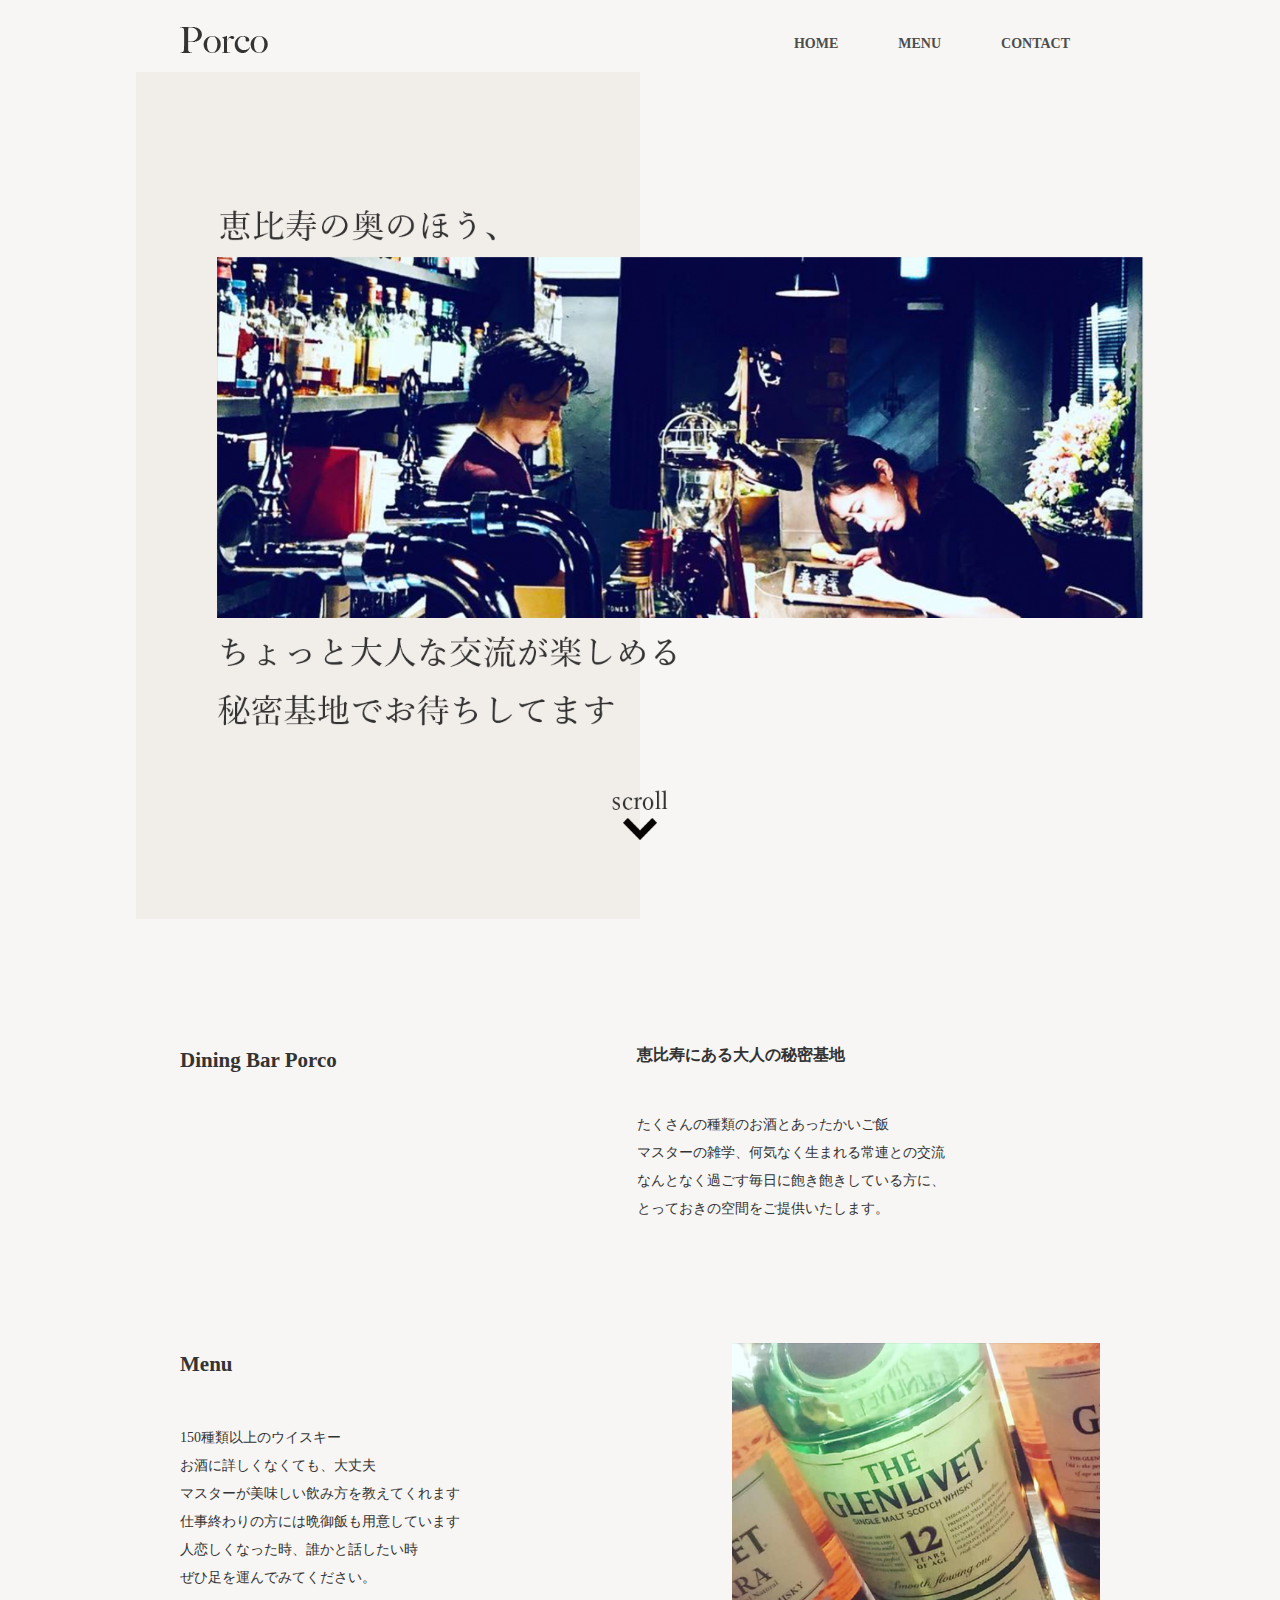
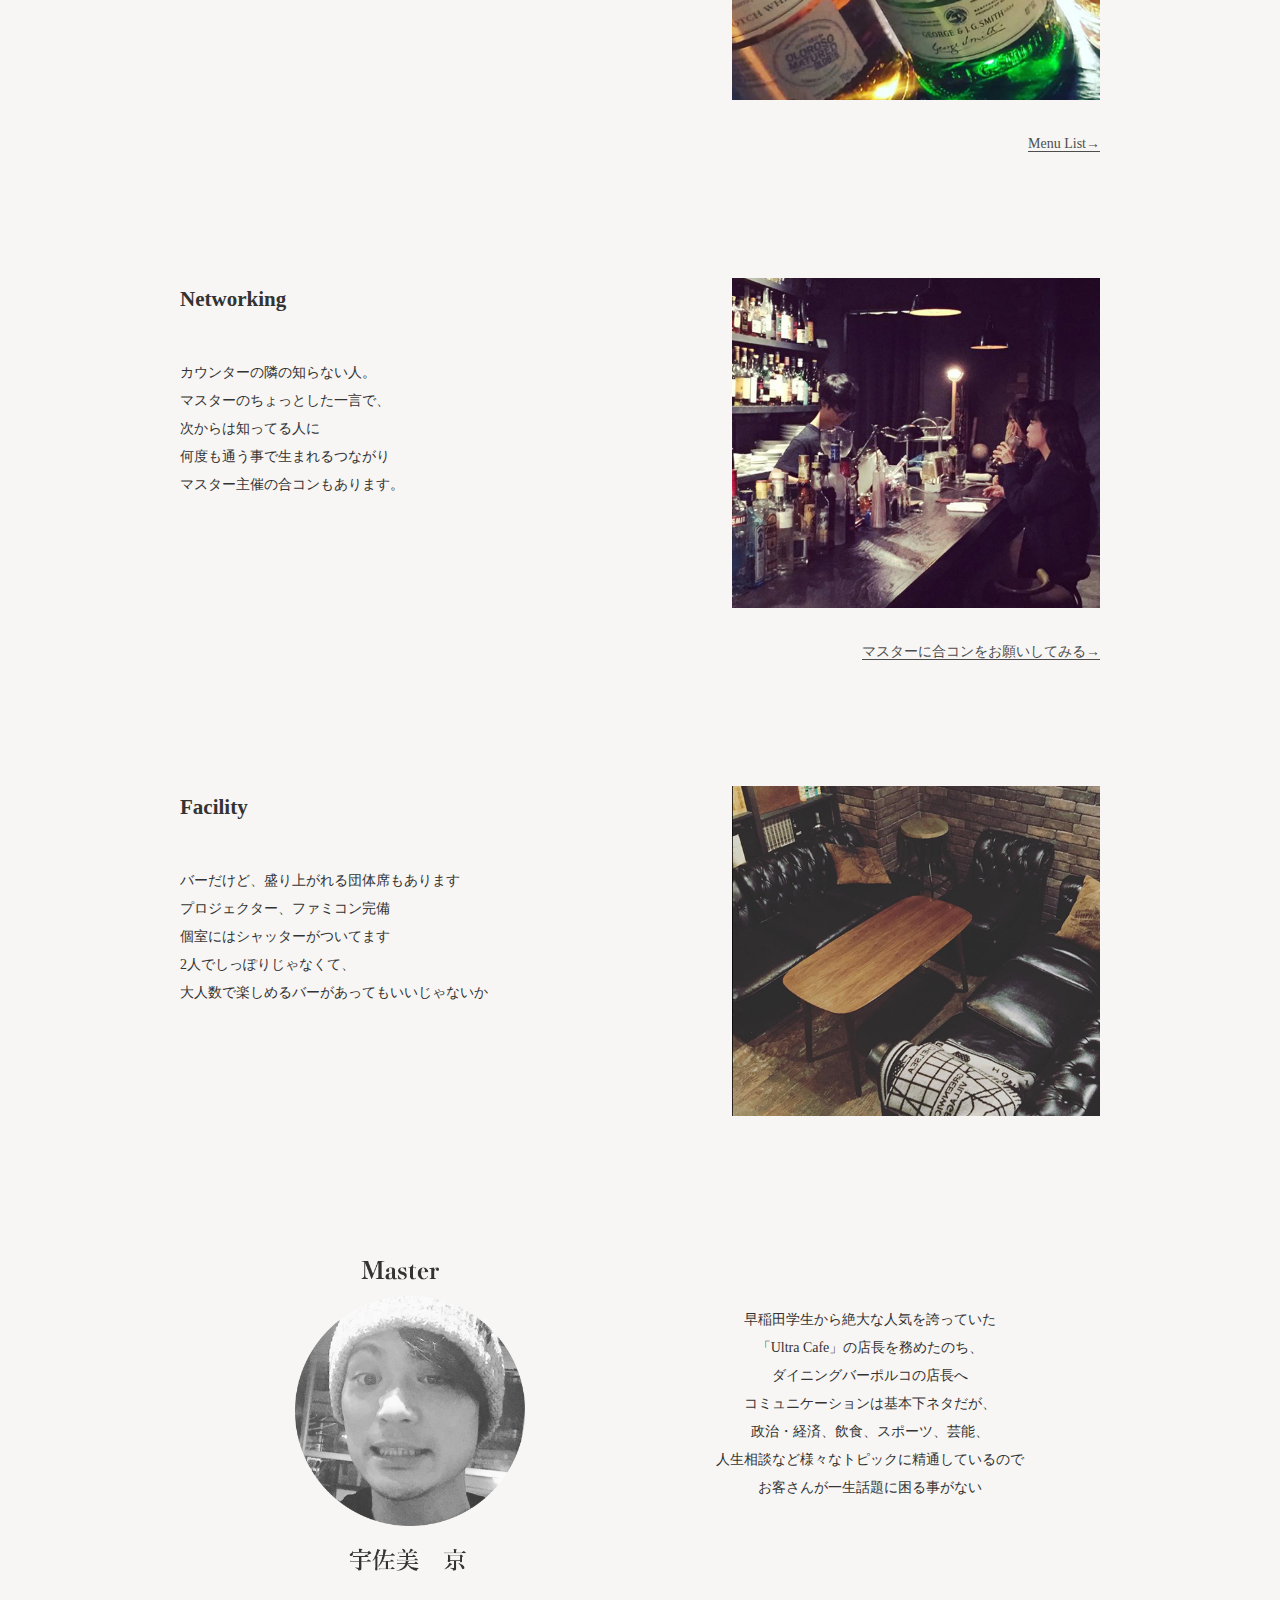
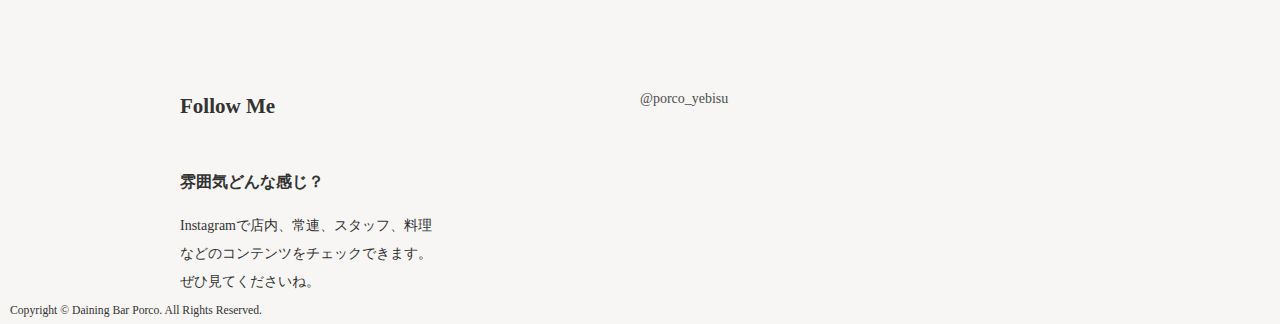
<file: Porco/index.html>
<!doctype html>
<html>
<head>
<meta charset="UTF-8">
<title>Porco</title>
<meta name="viewport" content="width=device-width,initial-scale=1.0">
<meta name="Description" content="">
<meta property="og:title" content="Porco">
<meta property="og:description" content="">
<meta property="og:type" content="Website">
<meta property="og:url" content="#">
<meta property="og:site_name" content="Porco">
<meta property="og:image" content="images/meta/og-image.png">
<meta name="format-detection" content="telephone=no">
<link rel="canonical" href="#">
<link rel="#" href="#">
<link rel="#" href="#">
<link rel="stylesheet" href="https://maxcdn.bootstrapcdn.com/font-awesome/4.7.0/css/font-awesome.min.css">
<link href="https://fonts.googleapis.com/css?family=Playfair+Display:400,400i" rel="stylesheet">    
<link href="https://fonts.googleapis.com/css?family=Roboto:300,400,500,700" rel="stylesheet">  
<link rel="stylesheet" href="../Porco/css/sanitize.css">
<link rel="stylesheet" href="../Porco/css/style.css">
<script src="https://ajax.googleapis.com/ajax/libs/jquery/1.11.3/jquery.min.js"></script>
<body>
</head>
	<div class="wrapper">
	<!--header-->
		<header>
		<div class="header inner">
			<div class="flex-header-menu">
				<div class="flex-header-logo">
                    <a href="https://hiroki1i16.github.io/diningbarporco/Porco/index.html">
    					<img src="images/Porcologo.png" alt="ロゴ">
                    </a>
				</div>
<!--				<div class="flex-Hamburger">-->
				<div class="menu">
					<span class="menu__line menu__line--top"></span>
					<span class="menu__line menu__line--center"></span>
					<span class="menu__line menu__line--bottom"></span>
				</div>
<!--				</div>-->
			</div>
			<nav class="gnav">
				<div class="gnav__wrap">
				<ul class="gnav__menu">
					<li class="gnav__menu__item"><a href="https://hiroki1i16.github.io/diningbarporco/Porco/index.html">HOME</a></li>
					<li class="gnav__menu__item"><a href="https://hiroki1i16.github.io/diningbarporco/Porco/menu.html">MENU</a></li>
					<li class="gnav__menu__item"><a href="https://hiroki1i16.github.io/diningbarporco/Porco/contact.html">CONTACT</a></li>
					<li class="gnav__menu__item"><a href="tel:03-6277-0659"><span>Tel: 03-6277-0659</span></a></li>
				</ul>
				</div>
				<!--gnav-wrap-->
				<div class="header-list">
					<ul>
						<a href="https://hiroki1i16.github.io/diningbarporco/Porco/index.html"><li>HOME</li></a>
						<a href="https://hiroki1i16.github.io/diningbarporco/Porco/menu.html"><li>MENU</li></a>
						<a href="https://hiroki1i16.github.io/diningbarporco/Porco/contact.html"><li>CONTACT</li></a>
					</ul>
				</div>
            </nav>
		</div>
		</header>
	<!--// header-->
	<!--introduction-->
		<div class="key-visual"><img src="images/mainvisual.png" alt="トップ画像"></div>
		<div class="key-visual-SP"><img src="images/mainvisual(SP).png" alt="トップ画像"></div>
		<div class="inner">
		<div class="flex-introduction">
			<div class="introduction-title">
				<h2>Dining Bar Porco</h2>
			</div>
			<div class="introduction-description">
				<h3>恵比寿にある大人の秘密基地</h3>
				<p>たくさんの種類のお酒とあったかいご飯<br>
				マスターの雑学、何気なく生まれる常連との交流<br>
				なんとなく過ごす毎日に飽き飽きしている方に、<br>
				とっておきの空間をご提供いたします。</p>
			</div>
		</div>
	<!--//introduction-->
	<!--point-->
		<div class="flex-point">
			<div class="point-description">
				<h2>Menu</h2>
				<p>150種類以上のウイスキー<br>
				お酒に詳しくなくても、大丈夫<br>
				マスターが美味しい飲み方を教えてくれます<br>
				仕事終わりの方には晩御飯も用意しています<br>
				人恋しくなった時、誰かと話したい時<br>
				ぜひ足を運んでみてください。</p>
			</div>
			<div class="point-picture">
				<img src="images/Menu(SP).png" alt="ドリンクの写真">
			</div>
		</div>
		<div class="flex-transition-Menu">
			<p><a href="https://hiroki1i16.github.io/diningbarporco/Porco/menu.html">Menu List→</a></p>
		</div>
		<div class="flex-point">
			<div class="point-description">
				<h2>Networking</h2>
				<p>カウンターの隣の知らない人。<br>
				マスターのちょっとした一言で、<br>
				次からは知ってる人に<br>
				何度も通う事で生まれるつながり<br>
				マスター主催の合コンもあります。</p>
			</div>
			<div class="point-picture">
				<img src="images/Network.png" alt="交流している様子">
			</div>
		</div>
		<div class="flex-transition-Contact">
			<p><a href="https://hiroki1i16.github.io/diningbarporco/Porco/contact.html">マスターに合コンをお願いしてみる→</a></p>
		</div>
		<div class="flex-point">
			<div class="point-description">
				<h2>Facility</h2>
				<p>バーだけど、盛り上がれる団体席もあります<br>
				プロジェクター、ファミコン完備<br>
				個室にはシャッターがついてます<br>
				2人でしっぽりじゃなくて、<br>
				大人数で楽しめるバーがあってもいいじゃないか</p>
			</div>
			<div class="point-picture">
				<img src="images/Facility.png" alt="座席の様子">
			</div>
		</div>
	<!--//point-->
	<!--Master-->
		<div class="flex-Master">
			<div class="Master-picture">
				<img src="images/usami.png" alt="宇佐美写真">
			</div>
			<div class="Master-description">
				<p>早稲田学生から絶大な人気を誇っていた<br>
				「Ultra Cafe」の店長を務めたのち、<br>
				ダイニングバーポルコの店長へ<br>
				コミュニケーションは基本下ネタだが、<br>
				政治・経済、飲食、スポーツ、芸能、<br>
				人生相談など様々なトピックに精通しているので<br>
				お客さんが一生話題に困る事がない</p>
			</div>
		</div>
	<!--//Master-->
	<!--SNS-->
		<div class="flex-SNS">
		<div class="SNS-description">
			<h2>Follow Me</h2>
			<h3>雰囲気どんな感じ？</h3>
			<p>Instagramで店内、常連、スタッフ、料理<br>
			などのコンテンツをチェックできます。<br>
			ぜひ見てくださいね。</p>
		</div>
		<!-- InstaWidget -->
		<div class="SNS-InstaWidget">
			<a href="https://instawidget.net/v/user/porco_yebisu" id="link-9700bbef8a7f24742782cd81bcb6c8e779bfccf18d59ee0bf449f133253e6011">@porco_yebisu</a>
			<script src="https://instawidget.net/js/instawidget.js?u=9700bbef8a7f24742782cd81bcb6c8e779bfccf18d59ee0bf449f133253e6011&width=300px"></script>
		</div>
		</div>
	<!--//SNS-->
	</div>
	<!--footer-->
	<small>Copyright &copy; Daining Bar Porco. All Rights Reserved.</small>
	<!--//footer-->
   

   </div>
   <script>
	$('.menu').on('click',function(){
    $('.menu__line').toggleClass('active');
    $('.gnav').fadeToggle();
	});
	</script>
</body>
</html>
</file>
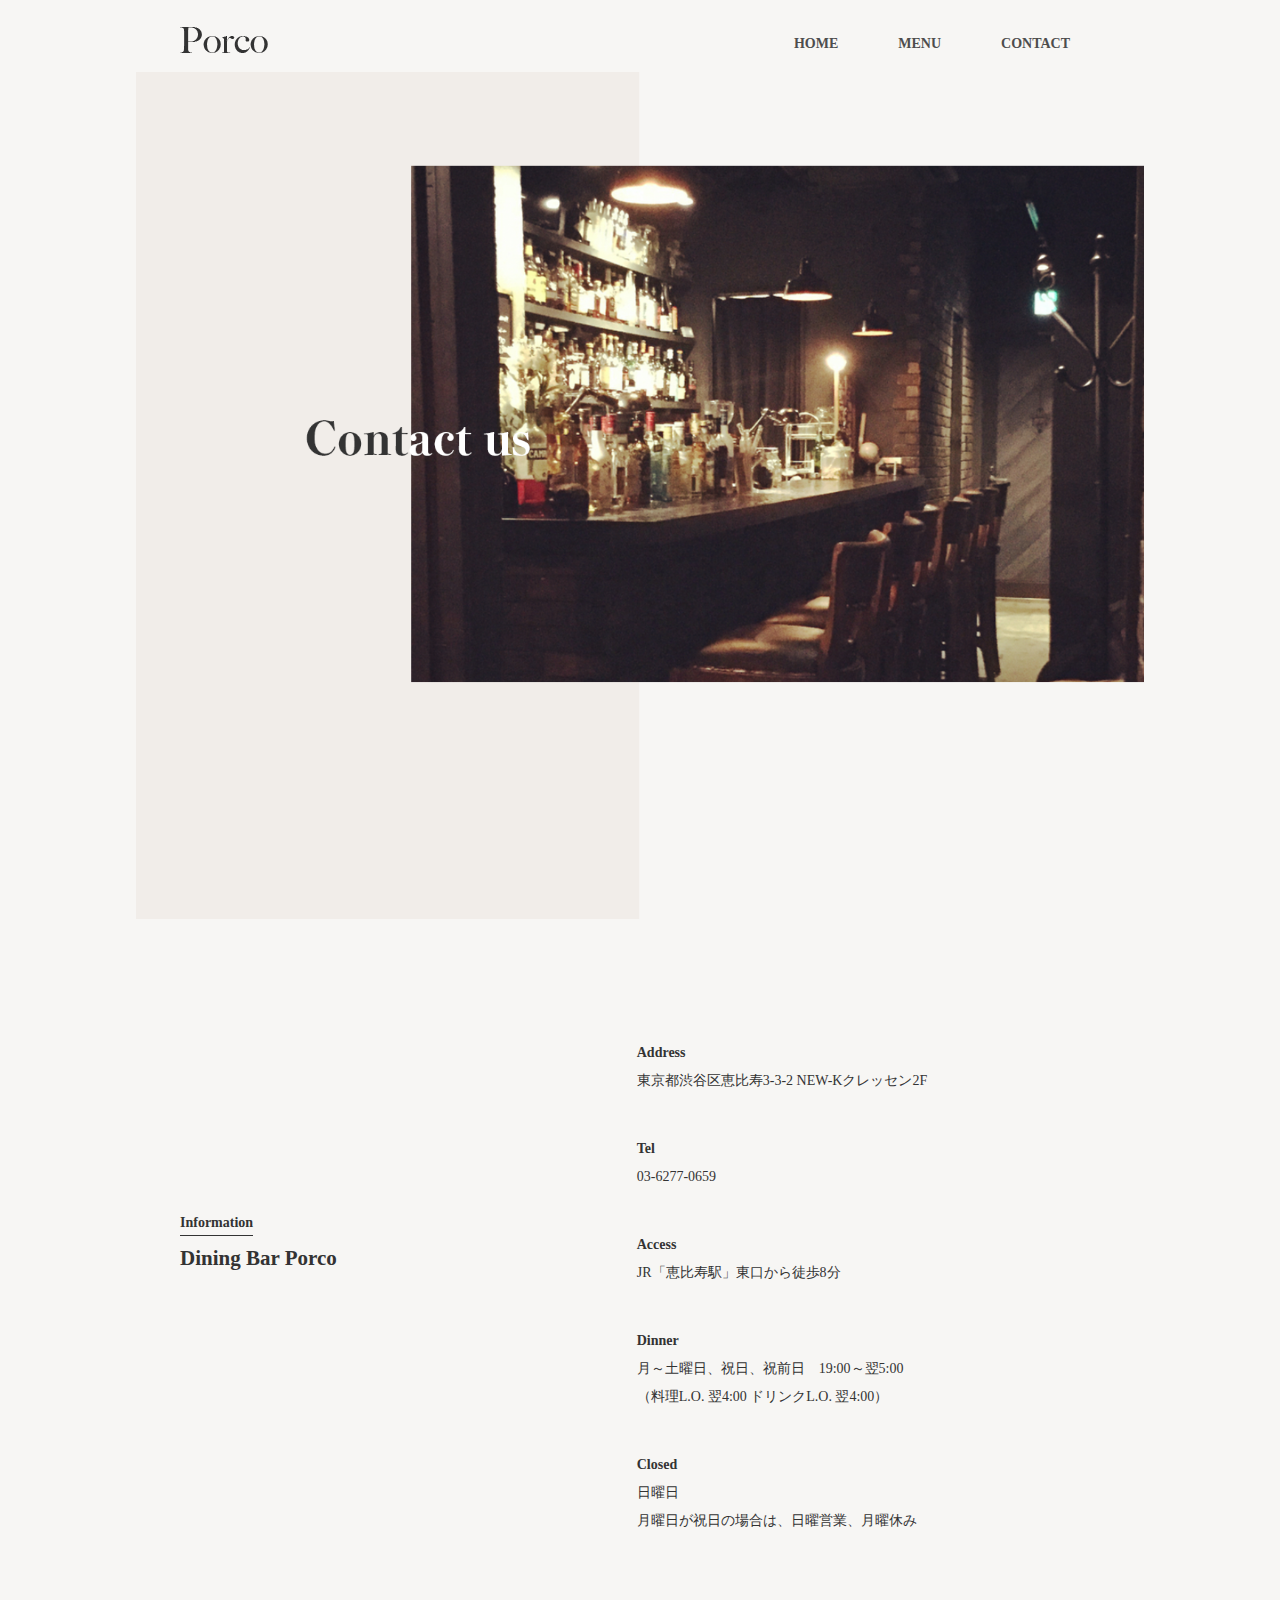
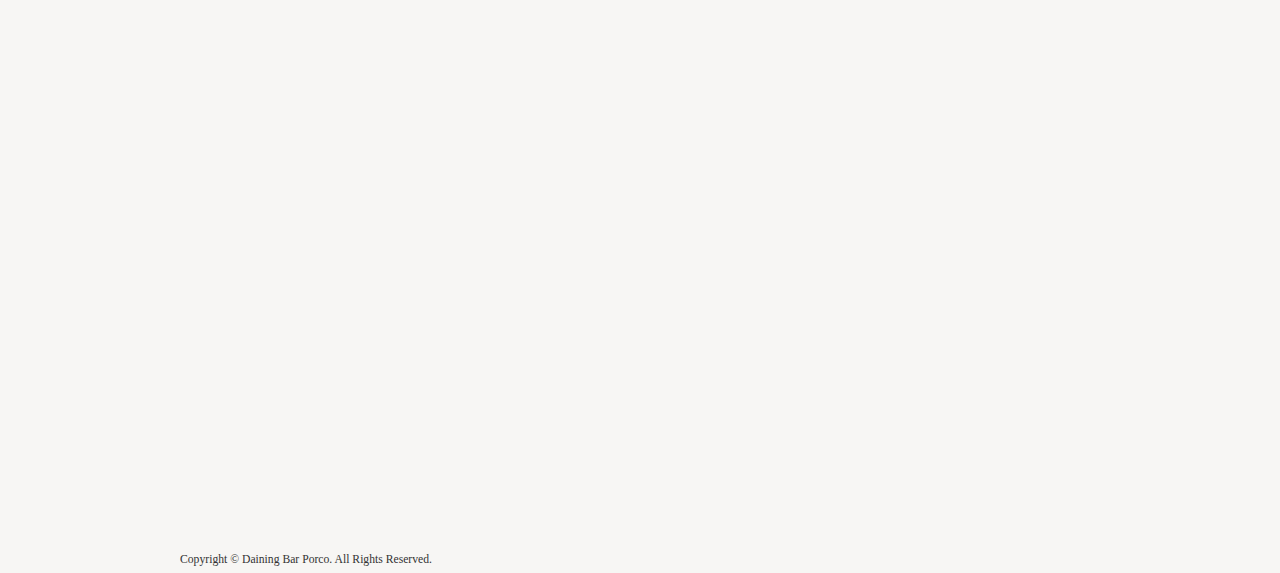
<file: Porco/contact.html>
<!doctype html>
<html>
<head>
<meta charset="UTF-8">
<title>Porco</title>
<meta name="viewport" content="width=device-width,initial-scale=1.0">
<meta name="Description" content="">
<meta property="og:title" content="Porco">
<meta property="og:description" content="">
<meta property="og:type" content="Website">
<meta property="og:url" content="#">
<meta property="og:site_name" content="Porco">
<meta property="og:image" content="images/meta/og-image.png">
<meta name="format-detection" content="telephone=no">
<link rel="canonical" href="#">
<link rel="#" href="#">
<link rel="#" href="#">
<link rel="stylesheet" href="https://maxcdn.bootstrapcdn.com/font-awesome/4.7.0/css/font-awesome.min.css">
<link href="https://fonts.googleapis.com/css?family=Playfair+Display:400,400i" rel="stylesheet">    
<link href="https://fonts.googleapis.com/css?family=Roboto:300,400,500,700" rel="stylesheet">  
<link rel="stylesheet" href="../Porco/css/sanitize.css">
<link rel="stylesheet" href="../Porco/css/style.css">
<script src="https://ajax.googleapis.com/ajax/libs/jquery/1.11.3/jquery.min.js"></script>
<link rel="stylesheet" href="css/slick.css">
<script src="js/slick.min.js"></script>	
</head>
	<body>
	<div class="wrapper">
	<!--header-->
		<header>
		<div class="header inner">
						<div class="flex-header-menu">
				<div class="flex-header-logo">
                    <a href="https://hiroki1i16.github.io/diningbarporco/Porco/index.html">
                        <img src="images/Porcologo.png" alt="ロゴ">
                    </a>
				</div>
<!--				<div class="flex-Hamburger">-->
				<div class="menu">
					<span class="menu__line menu__line--top"></span>
					<span class="menu__line menu__line--center"></span>
					<span class="menu__line menu__line--bottom"></span>
				</div>
<!--				</div>-->
			</div>
			<nav class="gnav">
				<div class="gnav__wrap">
				<ul class="gnav__menu">
                    <li class="gnav__menu__item"><a href="https://hiroki1i16.github.io/diningbarporco/Porco/index.html">HOME</a></li>
					<li class="gnav__menu__item"><a href="https://hiroki1i16.github.io/diningbarporco/Porco/menu.html">MENU</a></li>
					<li class="gnav__menu__item"><a href="https://hiroki1i16.github.io/diningbarporco/Porco/contact.html">CONTACT</a></li>
					<li class="gnav__menu__item"><a href="tel:03-6277-0659"><span>Tel: 03-6277-0659</span></a></li>
				</ul>
				</div>
				<!--gnav-wrap-->
				<div class="header-list">
					<ul>
						<a href="https://hiroki1i16.github.io/diningbarporco/Porco/index.html"><li>HOME</li></a>
						<a href="https://hiroki1i16.github.io/diningbarporco/Porco/menu.html"><li>MENU</li></a>
						<a href="https://hiroki1i16.github.io/diningbarporco/Porco/contact.html"><li>CONTACT</li></a>
					</ul>
				</div>
            </nav>

		</div>
		</header>
	<!--// header-->
	<!--introduction-->
		<div class="key-visual-Contact"><img src="images/Contact us.png"></div>
		<div class="key-visual-Contact-sp"><img src="images/Contact us(SP).png"></div>
		<div class="inner">
	<!--Information-->
		<div class="flex-information">
			<div class="information-title">
				<div class="subtitle-information"><p><span>Information</span></p></div>
				<h2>Dining Bar Porco</h2>
			</div>
			<div class="information-description">
				<dl>
					<div class="Address">
						<dt>Address</dt>
						<dd>東京都渋谷区恵比寿3-3-2 NEW-Kクレッセン2F</dd>
					</div>
					<div class="Tel">
						<dt>Tel</dt>
						<dd>03-6277-0659</dd>
					</div>
					<div class="Access">
						<dt>Access</dt>
						<dd>JR「恵比寿駅」東口から徒歩8分</dd>
					</div>
					<div class="Dinner">
						<dt>Dinner</dt>
						<dd>月～土曜日、祝日、祝前日　19:00～翌5:00<br>（料理L.O. 翌4:00 ドリンクL.O. 翌4:00）</dd>
					</div>
				    <div class="Closed">
						<dt>Closed</dt>
						<dd>日曜日<br>月曜日が祝日の場合は、日曜営業、月曜休み</dd>
					</div>
				</dl>
			</div>
		</div>
		<div class="flex-Map">
			<iframe src="https://www.google.com/maps/embed?pb=!1m18!1m12!1m3!1d3242.287974580599!2d139.7157214504891!3d35.6452759801056!2m3!1f0!2f0!3f0!3m2!1i1024!2i768!4f13.1!3m3!1m2!1s0x60188b13962c86db%3A0xe2566265e70d41c7!2z44CSMTUwLTAwMTMg5p2x5Lqs6YO95riL6LC35Yy65oG15q-U5a-_77yT5LiB55uu77yT4oiS77ySIO-8ru-8pe-8t-KAle-8q-OCr-ODrOODg-OCu-ODs-ODiDJG!5e0!3m2!1sja!2sjp!4v1549778811953" width="600" height="450" frameborder="0" style="border:0" allowfullscreen></iframe>
		</div>
		<!--//Information-->
		<!--footer-->
		<small>Copyright &copy; Daining Bar Porco. All Rights Reserved.</small>
	    <!--//footer-->
    <script>
	$('.menu').on('click',function(){
    $('.menu__line').toggleClass('active');
    $('.gnav').fadeToggle();
	});
	</script>

		
</body>

</html>
</file>
<file: Porco/css/sanitize.css>
/*! sanitize.css v4.0.0 | CC0 License | github.com/10up/sanitize.css */

/* Display definitions
   ========================================================================== */

/**
 * Add the correct display in IE 9-.
 * 1. Add the correct display in Edge, IE, and Firefox.
 * 2. Add the correct display in IE.
 */

html, body,
h1, h2, h3, h4, h5, h6,
a, p, span,
em, small, strong,
sub, sup,
mark, del, ins, strike,
abbr, dfn,
blockquote, q, cite,
code, pre,
ol, ul, li, dl, dt, dd,
div, section, article,
main, aside, nav,
header, hgroup, footer,
img, figure, figcaption,
address, time,
audio, video,
canvas, iframe,
details, summary,
fieldset, form, label, legend,
table, caption,
tbody, tfoot, thead,
tr, th, td {
    margin: 0;
    padding: 0;
    border: 0;
}

article,
aside,
details, /* 1 */
figcaption,
figure,
footer,
header,
main, /* 2 */
menu,
nav,
section,
summary { /* 1 */
	display: block;
}

/**
 * Add the correct display in IE 9-.
 */

audio,
canvas,
progress,
video {
	display: inline-block;
}

/**
 * Add the correct display in iOS 4-7.
 */

audio:not([controls]) {
	display: none;
	height: 0;
}

/**
 * Add the correct display in IE 10-.
 * 1. Add the correct display in IE.
 */

template, /* 1 */
[hidden] {
	display: none;
}

/* Elements of HTML (https://www.w3.org/TR/html5/semantics.html)
   ========================================================================== */

/**
 * 1. Remove repeating backgrounds in all browsers (opinionated).
 * 2. Add box sizing inheritence in all browsers (opinionated).
 */

*,
::before,
::after {
	background-repeat: no-repeat; /* 1 */
	box-sizing: inherit; /* 2 */
}

/**
 * 1. Add text decoration inheritance in all browsers (opinionated).
 * 2. Add vertical alignment inheritence in all browsers (opinionated).
 */

::before,
::after {
	text-decoration: inherit; /* 1 */
	vertical-align: inherit; /* 2 */
}

/**
 * 1. Add border box sizing in all browsers (opinionated).
 * 2. Add the default cursor in all browsers (opinionated).
 * 3. Add a flattened line height in all browsers (opinionated).
 * 4. Prevent font size adjustments after orientation changes in IE and iOS.
 */

html {
	box-sizing: border-box; /* 1 */
	cursor: default; /* 2 */
	font-family: sans-serif; /* 3 */
	line-height: 1.5; /* 3 */
	-ms-text-size-adjust: 100%; /* 4 */
	-webkit-text-size-adjust: 100%; /* 5 */
}

/* Sections (https://www.w3.org/TR/html5/sections.html)
   ========================================================================== */

/**
 * Remove the margin in all browsers (opinionated).
 */

body {
	margin: 0;
}

/**
 * Correct the font sizes and margins on `h1` elements within
 * `section` and `article` contexts in Chrome, Firefox, and Safari.
 */

h1 {
	font-size: 2em;
	margin: .67em 0;
}

/* Grouping content (https://www.w3.org/TR/html5/grouping-content.html)
   ========================================================================== */

/**
 * 1. Correct font sizing inheritance and scaling in all browsers.
 * 2. Correct the odd `em` font sizing in all browsers.
 */

code,
kbd,
pre,
samp {
	font-family: monospace, monospace; /* 1 */
	font-size: 1em; /* 2 */
}

/**
 * 1. Correct the height in Firefox.
 * 2. Add visible overflow in Edge and IE.
 */

hr {
	height: 0; /* 1 */
	overflow: visible; /* 2 */
}

/**
 * Remove the list style on navigation lists in all browsers (opinionated).
 */

nav ol,
nav ul {
	list-style: none;
}

/* Text-level semantics
   ========================================================================== */

/**
 * 1. Add a bordered underline effect in all browsers.
 * 2. Remove text decoration in Firefox 40+.
 */

abbr[title] {
	border-bottom: 1px dotted; /* 1 */
	text-decoration: none; /* 2 */
}

/**
 * Prevent the duplicate application of `bolder` by the next rule in Safari 6.
 */

b,
strong {
	font-weight: inherit;
}

/**
 * Add the correct font weight in Chrome, Edge, and Safari.
 */

b,
strong {
	font-weight: bolder;
}

/**
 * Add the correct font style in Android 4.3-.
 */

dfn {
	font-style: italic;
}

/**
 * Add the correct colors in IE 9-.
 */

mark {
	background-color: #ffff00;
	color: #000000;
}

/**
 * Add the correct vertical alignment in Chrome, Firefox, and Opera.
 */

progress {
	vertical-align: baseline;
}

/**
 * Correct the font size in all browsers.
 */

small {
	font-size: 83.3333%;
}

/**
 * Change the positioning on superscript and subscript elements
 * in all browsers (opinionated).
 * 1. Correct the font size in all browsers.
 */

sub,
sup {
	font-size: 83.3333%; /* 1 */
	line-height: 0;
	position: relative;
	vertical-align: baseline;
}

sub {
	bottom: -.25em;
}

sup {
	top: -.5em;
}

/*
 * Remove the text shadow on text selections (opinionated).
 * 1. Restore the coloring undone by defining the text shadow (opinionated).
 */

::-moz-selection {
	background-color: #b3d4fc; /* 1 */
	color: #000000; /* 1 */
	text-shadow: none;
}

::selection {
	background-color: #b3d4fc; /* 1 */
	color: #000000; /* 1 */
	text-shadow: none;
}

/* Embedded content (https://www.w3.org/TR/html5/embedded-content-0.html)
   ========================================================================== */

/*
 * Change the alignment on media elements in all browers (opinionated).
 */

audio,
canvas,
iframe,
img,
svg,
video {
	vertical-align: middle;
}

/**
 * Remove the border on images inside links in IE 10-.
 */

img {
	border-style: none;
}

/**
 * Change the fill color to match the text color in all browsers (opinionated).
 */

svg {
	fill: currentColor;
}

/**
 * Hide the overflow in IE.
 */

svg:not(:root) {
	overflow: hidden;
}

/* Links (https://www.w3.org/TR/html5/links.html#links)
   ========================================================================== */

/**
 * 1. Remove the gray background on active links in IE 10.
 * 2. Remove the gaps in underlines in iOS 8+ and Safari 8+.
 */

a {
	background-color: transparent; /* 1 */
	-webkit-text-decoration-skip: objects; /* 2 */
}

/**
 * Remove the outline when hovering in all browsers (opinionated.
 */

:hover {
	outline-width: 0;
}

/* Tabular data (https://www.w3.org/TR/html5/tabular-data.html)
   ========================================================================== */

/*
 * Remove border spacing in all browsers (opinionated).
 */

table {
	border-collapse: collapse;
	border-spacing: 0;
}

/* transform-style:  (https://www.w3.org/TR/html5/forms.html)
   ========================================================================== */

/**
 * 1. Remove the default styling in all browsers (opinionated).
 * 3. Remove the margin in Firefox and Safari.
 */

button,
input,
select,
textarea {
	background-color: transparent; /* 1 */
	border-style: none; /* 1 */
	color: inherit; /* 1 */
	font-size: 1em; /* 1 */
	margin: 0; /* 3 */
}

/**
 * Correct the overflow in IE.
 * 1. Correct the overflow in Edge.
 */

button,
input { /* 1 */
	overflow: visible;
}

/**
 * Remove the inheritance in Edge, Firefox, and IE.
 * 1. Remove the inheritance in Firefox.
 */

button,
select { /* 1 */
	text-transform: none;
}

/**
 * 1. Prevent the WebKit bug where (2) destroys native `audio` and `video`
 *    controls in Android 4.
 * 2. Correct the inability to style clickable types in iOS and Safari.
 */

button,
html [type="button"], /* 1 */
[type="reset"],
[type="submit"] {
	-webkit-appearance: button; /* 2 */
}

/**
 * Remove the inner border and padding in Firefox.
 */

::-moz-focus-inner {
	border-style: none;
	padding: 0;
}

/**
 * Correct the focus styles unset by the previous rule.
 */

:-moz-focusring {
	outline: 1px dotted ButtonText;
}

/**
 * Correct the border, margin, and padding in all browsers.
 */

fieldset {
	border: 1px solid #c0c0c0;
	margin: 0 2px;
	padding: .35em .625em .75em;
}

/**
 * 1. Correct the text wrapping in Edge and IE.
 * 2. Remove the padding so developers are not caught out when they zero out
 *    `fieldset` elements in all browsers.
 */

legend {
	display: table; /* 1 */
	max-width: 100%; /* 1 */
	padding: 0; /* 2 */
	white-space: normal; /* 1 */
}

/**
 * 1. Remove the vertical scrollbar in IE.
 * 2. Change the resize direction on textareas in all browsers (opinionated).
 */

textarea {
	overflow: auto; /* 1 */
	resize: vertical; /* 2 */
}

/**
 * Remove the padding in IE 10-.
 */

[type="checkbox"],
[type="radio"] {
	padding: 0;
}

/**
 * Correct the cursor style on increment and decrement buttons in Chrome.
 */

::-webkit-inner-spin-button,
::-webkit-outer-spin-button {
	height: auto;
}

/**
 * 1. Correct the odd appearance in Chrome and Safari.
 * 2. Correct the outline style in Safari.
 */

[type="search"] {
	-webkit-appearance: textfield; /* 1 */
	outline-offset: -2px; /* 2 */
}

/**
 * Remove the inner padding and cancel buttons in Chrome and Safari for OS X.
 */

::-webkit-search-cancel-button,
::-webkit-search-decoration {
	-webkit-appearance: none;
}

/**
 * Correct the text style on placeholders in Chrome, Edge, and Safari.
 */

::-webkit-input-placeholder {
	color: inherit;
	opacity: .54;
}

/**
 * 1. Correct the inability to style clickable types in iOS and Safari.
 * 2. Change font properties to `inherit` in Safari.
 */

::-webkit-file-upload-button {
	-webkit-appearance: button; /* 1 */
	font: inherit; /* 2 */
}

/* WAI-ARIA (https://www.w3.org/TR/html5/dom.html#wai-aria)
   ========================================================================== */

/**
 * Change the cursor on busy elements (opinionated).
 */

[aria-busy="true"] {
	cursor: progress;
}

/*
 * Change the cursor on control elements (opinionated).
 */

[aria-controls] {
	cursor: pointer;
}

/*
 * Change the cursor on disabled, not-editable, or otherwise
 * inoperable elements (opinionated).
 */

[aria-disabled] {
	cursor: default;
}

/* User interaction (https://www.w3.org/TR/html5/editing.html)
   ========================================================================== */

/*
 * Remove the tapping delay on clickable elements (opinionated).
 * 1. Remove the tapping delay in IE 10.
 */

a,
area,
button,
input,
label,
select,
textarea,
[tabindex] {
	-ms-touch-action: manipulation; /* 1 */
	touch-action: manipulation;
}

/*
 * Change the display on visually hidden accessible elements (opinionated).
 */

[hidden][aria-hidden="false"] {
	clip: rect(0, 0, 0, 0);
	display: inherit;
	position: absolute;
}

[hidden][aria-hidden="false"]:focus {
	clip: auto;
}
</file>
<file: Porco/css/style.css>
@charset "UTF-8";
/* CSS Document */
body{
    font-size:14px;
    line-height: 2.0;
    color:#333333;
	background-color:#f7f6f4;
    font-family:"游明朝", "YuMincho", serif;
    -webkit-text-size-adjust: 100%;
}
/*--------------------------------------
base setting
--------------------------------------*/
a{
	color: #4d4d4d;
	text-decoration: none;
	outline: none;
}
a:hover {
    color: #B2C769;
}
img{
	max-width: 100%;
	height:auto;
}
input{
	-webkit-appearance:none;
	appearance:none;
	border-radius: 0;
}

/*--------------------------------------
utility class
--------------------------------------*/
.text-center{
	text-align: center;
}
.wrapper{
	position: relative;
	width: 100%;
	margin:0 auto;
	padding:0 10px;
}
.inner{
	max-width: 920px;
	margin: 0 auto;
}
/*--------------------------------------
header class
--------------------------------------*/
.flex-header-logo {
  float: left;
  font-size: 36px;
}
ul{
	list-style: none;
}
.header-list {
  float: right;
}

.header-list li {
  float: left;
  padding: 0px 30px;
  margin-top:30px; 
  font-weight:bolder;
}
.gnav__menu{
	display: none;
}

/*--------------------------------------
introduction
--------------------------------------*/
.key-visual{
  max-width: 80%;
  margin: 0 auto;
}
.key-visual-SP{
	display:none;
}
.key-visual-menu{
  max-width: 80%;
  margin: 0 auto;
}
.key-visual-menu-SP{
	display:none;
}
.flex-introduction{
  display: -webkit-box;
  display: -ms-flexbox;
  display: flex;
}
.introduction-title{
	padding-top: 120px;
}
.introduction-description{
	padding: 120px 0 0 300px;
}
.introduction-description h3{
	padding-bottom: 39px;
}
/*--------------------------------------
point
--------------------------------------*/
.flex-point{
  display: -webkit-box;
  display: -ms-flexbox;
  display: flex;
  padding: 120px 0 30px 0;
}
.point-description{
	width:50%;
}
.point-description h2{
	padding-bottom: 39px;
}

.point-picture{
	width:50%;
}
.point-picture img{
	width:80%;
	height: auto;
	margin-left: 20%;
}
.flex-transition-Menu{
	-webkit-box-pack: end;
    -ms-flex-pack: end;
	display: flex;
    justify-content: flex-end;
}
.flex-transition-Menu p a{
	border-bottom: solid 1px;
}
.flex-transition-Contact{
	-webkit-box-pack: end;
    -ms-flex-pack: end;
	display: flex;
    justify-content: flex-end;
}
.flex-transition-Contact p a{
	border-bottom: solid 1px;
}

/*--------------------------------------
Master
--------------------------------------*/
.flex-Master{
  display: -webkit-box;
  display: -ms-flexbox;
  display: flex;
  padding-top: 114.5px;
}
.Master-picture{
  width:50%;
}
.Master-picture img{
  width:50%;
  margin-left: 25%;
}
.Master-description{
  width:50%;
  text-align: center;
  padding-top: 45px;
}
/*--------------------------------------
SNS
--------------------------------------*/
.flex-SNS{
  display: -webkit-box;
  display: -ms-flexbox;
  display: flex;
  padding-top: 114.5px;
}
.SNS-description{
	width:50%;
}
.SNS-description h2{
	padding-bottom: 39px;
}
.SNS-description h3{
	padding-bottom: 13px;
}
.SNS-InstaWidget{
	width:50%;
}
.SNS-InstaWidget a{
	width:50%;
	height: auto;
}
/*--------------------------------------
Menu
--------------------------------------*/
.btn-flat-border {
  display: inline-block;
  width: 100%;
  text-decoration: none;
  color: #21201f;
  border: solid 2px #21201f;
  border-radius: 3px;
  transition: .4s;
  text-align: center;
  padding: 10px 0;
}
.btn-flat-border:hover {
  background: #21201f;
  color: white;
}
.flex-button{
/*
  display: -webkit-box;
  display: -ms-flexbox;
  display: flex;
  justify-content: center;
*/
  max-width: 477px;
  width: 100%;
  margin: 0 auto;
  padding-bottom: 90px;
}
/*--------------------------------------
Contact
--------------------------------------*/
.key-visual-Contact{
  max-width: 80%;
  margin: 0 auto;
}
.key-visual-Contact-sp{
  display:none;
    }
.flex-information{
  display: -webkit-box;
  display: -ms-flexbox;
  display: flex;
}
.information-title{
	padding-top: 290px;
}
.information-title .subtitle-information span{
	border-bottom: solid 1px;
	padding-bottom: 5px;
	font-weight: bolder;
	margin-bottom: 16px;
}

.information-description{
	padding: 120px 0 0 300px;
}
.information-description dd{
	margin-bottom: 40px;
} 
.information-description dt{
	font-weight: bolder;
} 
.flex-Map{
  display: -webkit-box;
  display: -ms-flexbox;
  display: flex;
  justify-content: center;
  padding:30px 0 90px 0;
}

@media screen and (max-width : 375px ){
	/*--------------------------------------
	header class
	--------------------------------------*/
	.header-list{
		display: none;
	}
	.flex-header-menu {
		position: relative;
		z-index: 2;
	}
	.flex-header-logo {
		float: none;
		width:17%
    }
	.flex-Hamburger{
		display: flex;
		margin-left: auto;
	}
	.menu {
		height: 20px;
		position: absolute;
		right: 20px;
		top: 50%;
		width: 30px;
		transform: translateY(-50%)
	}
	.menu__line{
		background: #333;
		display: block;
		height: 2px;
		position: absolute;
		transition:transform .3s;
		width: 100%;
	}
	.menu__line--center{
		top: 9px;
	}
	.menu__line--bottom{
		bottom: 0;
		}
	.menu__line--top.active{
		top: 8px;
		transform: rotate(45deg);
		background: #333;
	}
	.menu__line--center.active{
		transform:scaleX(0);
	}
	.menu__line--bottom.active{
		bottom: 10px;
		transform: rotate(135deg);
		background: #333;
}
	.gnav{
    background: #f7f6f4;
    display: none;
    height: 100%;
    position: fixed;
    width: 100%;
    z-index: 1;
	top:0;
}
.gnav__wrap{
    align-items:center;
    display: flex;
    height: 100%;
    text-align: left;
    position: absolute;
    width: 100%;
}
.gnav__menu__item{
    margin: 40px 0;
}
.gnav__menu__item a{
    color: #333;
    font-size: 2em;
    font-weight: normal;
    padding: 40px, 10px;
    text-decoration: none;
    transition: .5s;
}
.gnav__menu__item span{
    border-bottom: solid 1px;
	padding-bottom: 5px;
	margin-bottom: 16px;
}
.gnav__menu__item a:hover{
    color: #666;
}
.gnav__menu{
	display: inline;
}
	/*--------------------------------------
	introduction
	--------------------------------------*/
	.key-visual{
	display:none;
    } 
	.key-visual-SP{
	display:block;
    } 
	.flex-introduction{
		display: block;
		padding-bottom:0px;
	}
	.introduction-title{
	padding-top: 60px;
	}
	.introduction-description{
		padding: 30px 0 ;
	}
	.introduction-description h3{
		padding-bottom: 39px;
	}
	/*--------------------------------------
	3point
	--------------------------------------*/
	.flex-point{
		display:block;
	}
	.point-description{
		width:100%;
	}
	.point-picture{
		width:100%;
	}
	.point-description{
		padding-bottom: 25px;
	}
	/*--------------------------------------
	Master
	--------------------------------------*/
	.flex-Master{
		display:block;
	}
	.Master-picture{
		width:100%;
	}
	.Master-description{
		width:100%;
	}
	/*--------------------------------------
	SNS
	--------------------------------------*/
	.flex-SNS{
		display:block;
	}
	.SNS-description{
		width:100%;
		text-align: center;
		padding-bottom: 34px;
	}
	.SNS-InstaWidget{
		width:100%;
		text-align: center;
		padding-bottom: 81px;
	}
	
	/*--------------------------------------
	Menu
	--------------------------------------*/
	.key-visual-menu{
	display:none;
    }
	.key-visual-menu-SP{
	display:block;
    }
/*
	.btn-flat-border {
	  display: inline-block;
	  text-decoration: none;
	  color: #21201f;
	  border: solid 2px #21201f;
	  border-radius: 3px;
	  transition: .4s;
	  text-align: center;
	  padding: 10px 200px;
	}
*/
/*
	.btn-flat-border:hover {
	  background: #21201f;
	  color: white;
	}
*/
/*
	.flex-button{
	  display: -webkit-box;
	  display: -ms-flexbox;
	  display: flex;
	  justify-content: center;
	  padding-bottom: 90px;
    }
*/
	/*--------------------------------------
	Contact
	--------------------------------------*/
	.key-visual-Contact{
		display:none;
    }
	.key-visual-Contact-sp{
		display:block;
    }
	.flex-information{
		display:block;
	}
	.information-title{
		padding-top: 45px;
		padding-bottom: 35px;
}
	.information-description{
	padding: 0;
}
}
</file>
